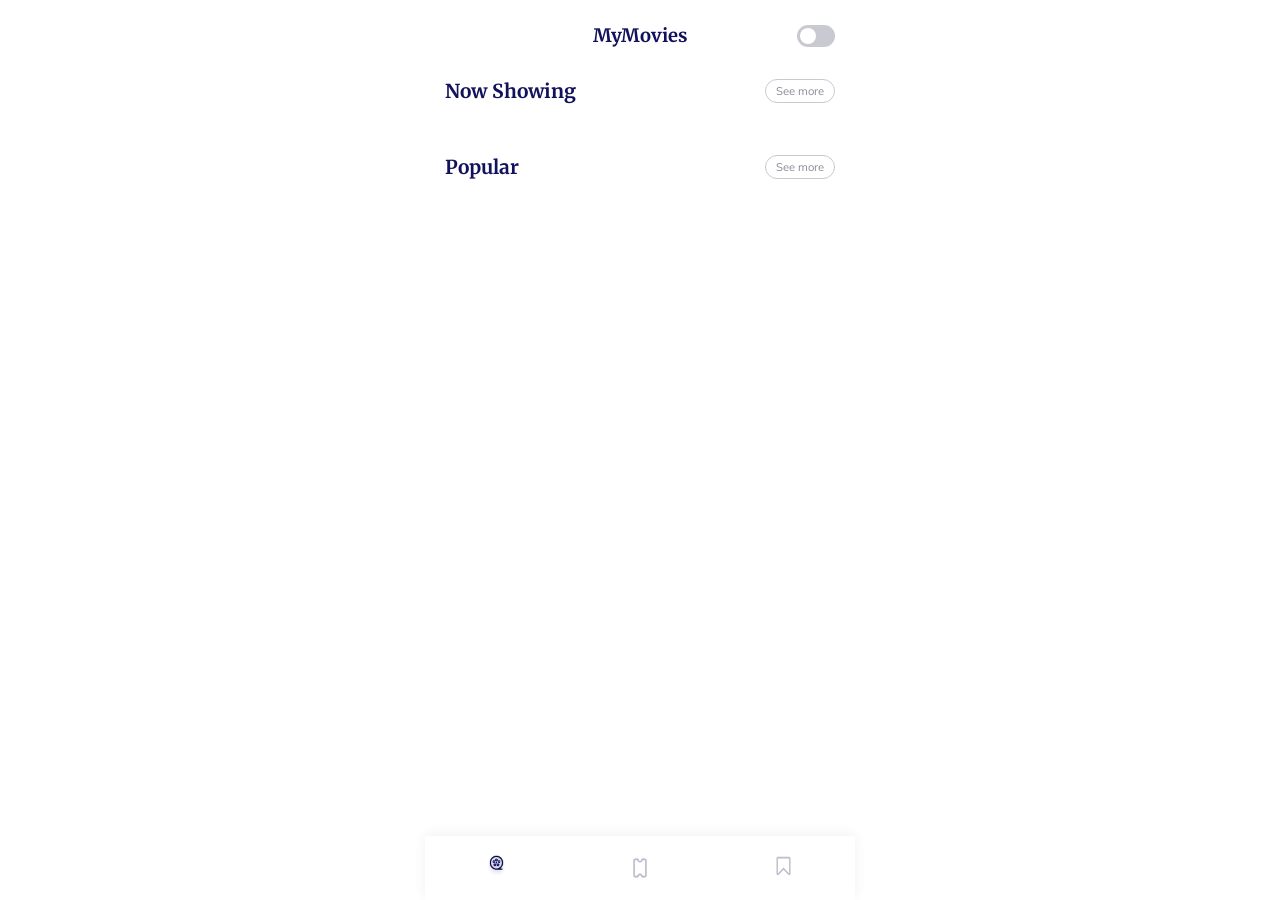
<file: index.html>
<!DOCTYPE html>
<html lang="da">
  <head>
    <meta charset="UTF-8" />
    <meta name="viewport" content="width=device-width, initial-scale=1.0" />
    <title>MyMovies</title>
    <link rel="preconnect" href="https://fonts.googleapis.com" />
    <link rel="preconnect" href="https://fonts.gstatic.com" crossorigin />
    <link
      href="https://fonts.googleapis.com/css2?family=Merriweather:wght@700&family=Mulish:wght@400;600;700;800&display=swap"
      rel="stylesheet"
    />
    <link rel="stylesheet" href="css/style.css" />
  </head>
  <body>
    <header class="topbar">
      <h1 class="logo">MyMovies</h1>
      <label class="switch">
        <input type="checkbox" />
        <span class="slider"></span>
      </label>
    </header>

    <main>
      <section>
        <div class="section-head">
          <h2>Now Showing</h2>
          <button class="see-more">See more</button>
        </div>
        <div id="nowPlaying" class="horizontal"></div>
      </section>

      <section>
        <div class="section-head">
          <h2>Popular</h2>
          <button class="see-more">See more</button>
        </div>
        <div id="popular" class="vertical"></div>
      </section>
    </main>

    <nav class="bottom-nav">
      <a href="index.html"><img src="img/Bookmark.png" alt="Film" /></a>
     <img src="img/Bookmark Copy.svg" alt="Gemte film" />
       <a href="gemte.html"><img src="img/Bookmark Copy 2.svg" alt="Gemte film" /></a>
    </nav>

    <script src="js/api.js"></script>
    <script src="js/index.js"></script>
  </body>
</html>
</file>
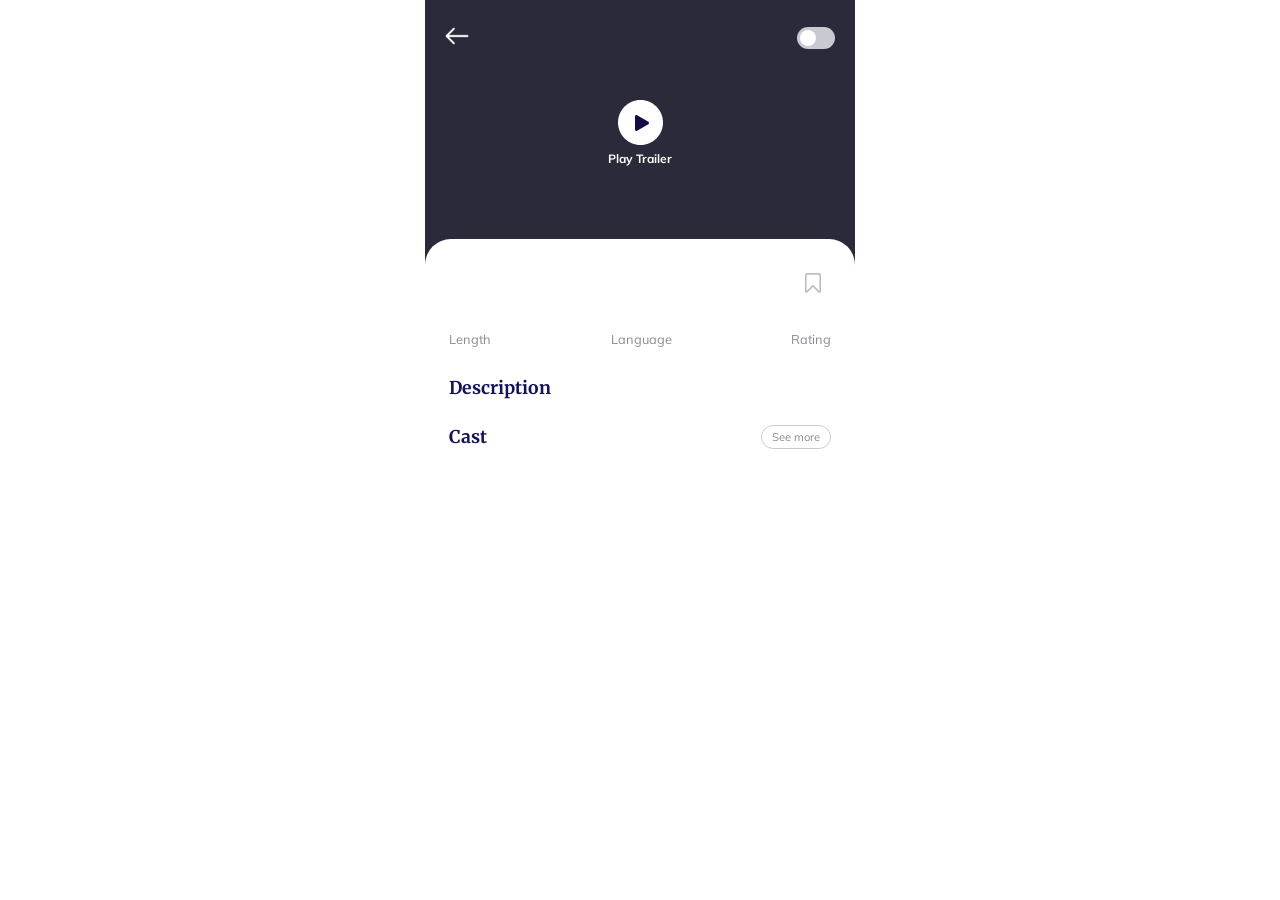
<file: detail.html>
<!DOCTYPE html>
<html lang="da">
  <head>
    <meta charset="UTF-8" />
    <meta name="viewport" content="width=device-width, initial-scale=1.0" />
    <title>MyMovies - Detaljer</title>
    <link rel="preconnect" href="https://fonts.googleapis.com" />
    <link rel="preconnect" href="https://fonts.gstatic.com" crossorigin />
    <link
      href="https://fonts.googleapis.com/css2?family=Merriweather:wght@700&family=Mulish:wght@400;600;700;800&display=swap"
      rel="stylesheet"
    />
    <link rel="stylesheet" href="css/style.css" />
  </head>
  <body>
    <div class="hero" id="hero">
      <div class="hero-top">
        <a href="index.html" class="back">
          <img src="img/back_hvid.png" alt="Tilbage" />
        </a>
        <label class="switch">
          <input type="checkbox" />
          <span class="slider"></span>
        </label>
      </div>
      <a id="trailer" class="play" target="_blank">
        <img src="img/Button_Play.svg" alt="Play" />
        Play Trailer
      </a>
    </div>

    <main class="sheet">
      <div class="title-row">
        <h1 id="titel"></h1>
        <img src="img/Bookmark Copy 2.svg" alt="Gem film" class="bookmark" />
      </div>
      <p class="rating" id="rating"></p>
      <div class="tags" id="genrer"></div>

      <div class="facts">
        <div><p class="label">Length</p><p id="laengde"></p></div>
        <div><p class="label">Language</p><p id="sprog"></p></div>
        <div><p class="label">Rating</p><p id="alder"></p></div>
      </div>

      <h2>Description</h2>
      <p class="description" id="beskrivelse"></p>

      <div class="section-head">
        <h2>Cast</h2>
        <button class="see-more">See more</button>
      </div>
      <div class="cast" id="cast"></div>
    </main>

    <script src="js/api.js"></script>
    <script src="js/detail.js"></script>
  </body>
</html>
</file>
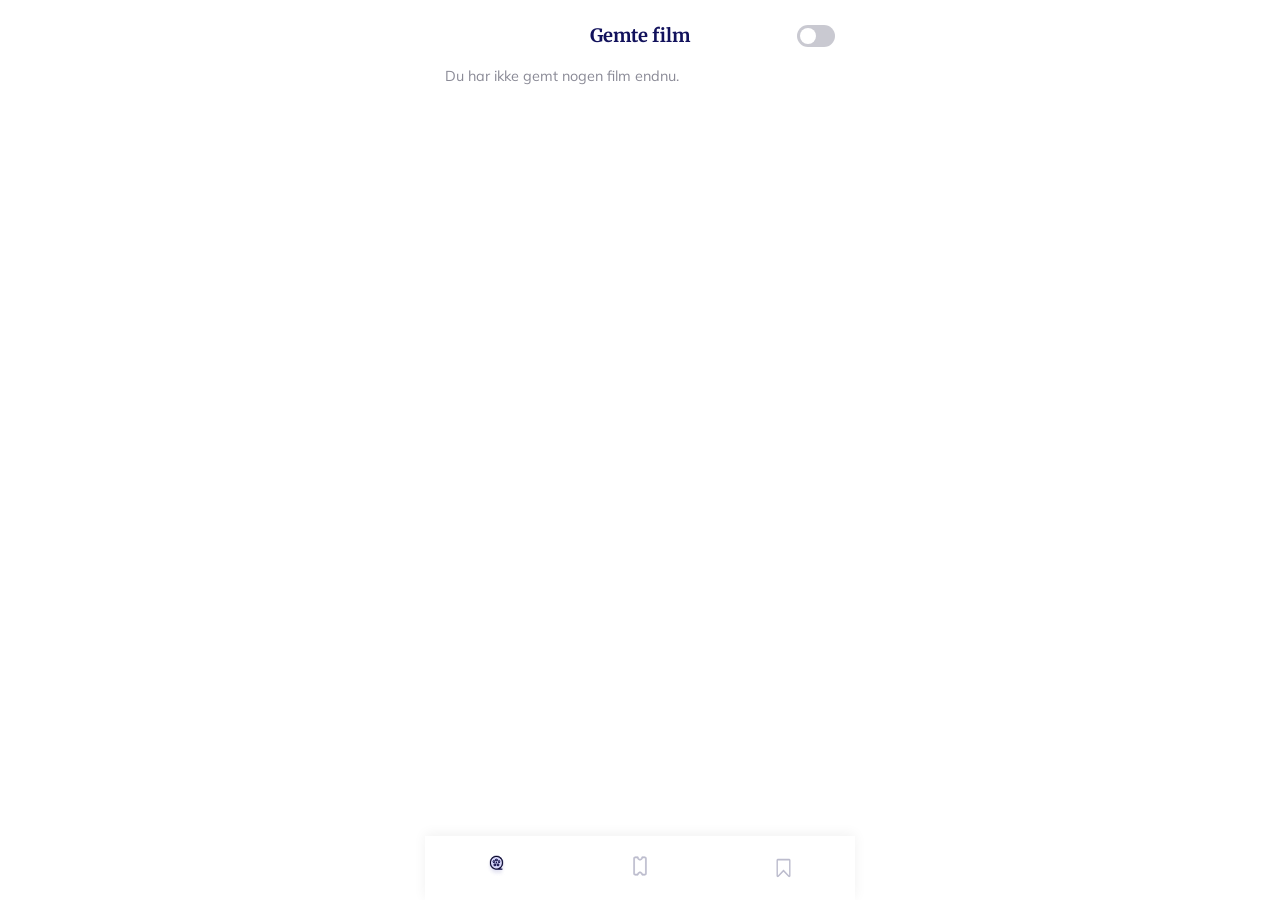
<file: gemte.html>
<!DOCTYPE html>
<html lang="da">
  <head>
    <meta charset="UTF-8" />
    <meta name="viewport" content="width=device-width, initial-scale=1.0" />
    <title>MyMovies - Gemte film</title>
    <link rel="preconnect" href="https://fonts.googleapis.com" />
    <link rel="preconnect" href="https://fonts.gstatic.com" crossorigin />
    <link
      href="https://fonts.googleapis.com/css2?family=Merriweather:wght@700&family=Mulish:wght@400;600;700;800&display=swap"
      rel="stylesheet"
    />
    <link rel="stylesheet" href="css/style.css" />
  </head>
  <body>
    <header class="topbar">
      <h1 class="logo">Gemte film</h1>
      <label class="switch">
        <input type="checkbox" />
        <span class="slider"></span>
      </label>
    </header>

    <main>
      <section>
        <div id="gemteFilm" class="vertical"></div>
        <p id="ingenGemte" class="tom-besked" style="display: none">
          Du har ikke gemt nogen film endnu.
        </p>
      </section>
    </main>

    <nav class="bottom-nav">
      <a href="index.html"><img src="img/Bookmark.png" alt="Film" /></a>
      <a href="gemte.html"><img src="img/Bookmark Copy.svg" alt="Gemte film" /></a>
      <img src="img/Bookmark Copy 2.svg" alt="Gemte film" />
    </nav>

    <script src="js/api.js"></script>
    <script src="js/gemte.js"></script>
  </body>
</html>
</file>
<file: css/style.css>
:root {
  --navy: #12125c;
  --tag-bg: #dde3fb;
  --tag-text: #7b8ce0;
  --grey: #8a8a96;
  --yellow: #f5b50a;
}

* {
  box-sizing: border-box;
  margin: 0;
  padding: 0;
}

body {
  font-family: "Mulish", sans-serif;
  color: var(--navy);
  background-color: #fff;
  max-width: 430px;
  margin: 0 auto;
  min-height: 100vh;
  padding-bottom: 80px;
}

a {
  color: inherit;
  text-decoration: none;
}

h1,
h2 {
  font-family: "Merriweather", serif;
  font-weight: 700;
}

h3 {
  font-weight: 800;
  font-size: 1rem;
}

/* ---------- Topbar ---------- */
.topbar {
  display: flex;
  justify-content: center;
  align-items: center;
  position: relative;
  padding: 24px 20px 20px;
}

.logo {
  font-size: 1.15rem;
}

.topbar .switch {
  position: absolute;
  right: 20px;
}

/* ---------- Switch (kun udseende) ---------- */
.switch {
  position: relative;
  display: inline-block;
  width: 38px;
  height: 22px;
}

.switch input {
  display: none;
}

.slider {
  position: absolute;
  inset: 0;
  background-color: #c9c9d1;
  border-radius: 22px;
}

.slider::before {
  content: "";
  position: absolute;
  width: 16px;
  height: 16px;
  left: 3px;
  top: 3px;
  background-color: #fff;
  border-radius: 50%;
  transition: transform 0.15s;
}

.switch input:checked + .slider {
  background-color: var(--navy);
}

.switch input:checked + .slider::before {
  transform: translateX(16px);
}

/* ---------- Overskrifter + See more ---------- */
.section-head {
  display: flex;
  justify-content: space-between;
  align-items: center;
  padding: 0 20px;
  margin: 12px 0 16px;
}

.section-head h2 {
  font-size: 1.2rem;
}

.see-more {
  font-family: "Mulish", sans-serif;
  font-size: 0.7rem;
  color: var(--grey);
  background: none;
  border: 1px solid #c9c9d1;
  border-radius: 20px;
  padding: 4px 10px;
}

/* ---------- Rating og tags ---------- */
.rating {
  font-size: 0.8rem;
  color: var(--grey);
  margin-top: 6px;
}

.rating .star {
  width: 12px;
  height: 11px;
  margin: 0 4px 0 0;
  border-radius: 0;
  box-shadow: none;
  object-fit: contain;
}

.tags {
  display: flex;
  flex-wrap: wrap;
  gap: 8px;
  margin-top: 8px;
}

.tag {
  background-color: var(--tag-bg);
  color: var(--tag-text);
  font-size: 0.6rem;
  font-weight: 700;
  text-transform: uppercase;
  padding: 5px 10px;
  border-radius: 20px;
}

/* ---------- Now Showing (horisontalt scroll) ---------- */
.horizontal {
  display: flex;
  gap: 14px;
  overflow-x: auto;
  padding: 0 20px 24px;
  scrollbar-width: none;
}

.horizontal::-webkit-scrollbar {
  display: none;
}

.card {
  flex: 0 0 140px;
}

.card img {
  width: 140px;
  height: 206px;
  object-fit: cover;
  border-radius: 8px;
  box-shadow: 0 10px 20px rgba(0, 0, 0, 0.25);
  margin-bottom: 12px;
}

/* ---------- Popular (lodret liste) ---------- */
.vertical {
  padding: 0 20px;
}

.row {
  display: flex;
  gap: 16px;
  margin-bottom: 20px;
}

.row img {
  width: 85px;
  height: 120px;
  object-fit: cover;
  border-radius: 8px;
  flex-shrink: 0;
}

.time {
  display: flex;
  align-items: center;
  gap: 6px;
  font-size: 0.8rem;
  font-weight: 600;
  margin-top: 10px;
}

.clock {
  width: 14px;
  height: 14px;
}

.tom-besked {
  padding: 0 20px;
  color: var(--grey);
  font-size: 0.9rem;
}

/* ---------- Bundmenu ---------- */
.bottom-nav {
  position: fixed;
  bottom: 0;
  left: 50%;
  transform: translateX(-50%);
  width: 100%;
  max-width: 430px;
  height: 64px;
  background-color: #fff;
  box-shadow: 0 -2px 12px rgba(0, 0, 0, 0.06);
  display: flex;
  justify-content: space-around;
  align-items: center;
}

.bottom-nav img {
  width: 21.12px;
  height: 21.12px;
}

/* ---------- Detaljeside ---------- */
.hero {
  height: 265px;
  background-color: #2a2a3a;
  background-size: cover;
  background-position: center;
  position: relative;
}

.hero-top {
  display: flex;
  justify-content: space-between;
  align-items: center;
  padding: 24px 20px;
}

.back img {
  width: 24px;
  height: 24px;
}

.play {
  position: absolute;
  left: 50%;
  top: 50%;
  transform: translate(-50%, -50%);
  display: flex;
  flex-direction: column;
  align-items: center;
  gap: 6px;
  color: #fff;
  font-size: 0.75rem;
  font-weight: 700;
}

.play img {
  width: 45px;
  height: 45px;
}

.sheet {
  position: relative;
  margin-top: -26px;
  background-color: #fff;
  border-radius: 26px 26px 0 0;
  padding: 26px 24px 30px;
}

.title-row {
  display: flex;
  justify-content: space-between;
  align-items: flex-start;
  gap: 16px;
}

.title-row h1 {
  font-family: "Mulish", sans-serif;
  font-weight: 800;
  font-size: 1.35rem;
}

.bookmark {
  width: 24px;
  height: 24px;
  box-sizing: content-box;
  flex-shrink: 0;
  padding: 6px;
  border-radius: 50%;
  cursor: pointer;
}

.bookmark.gemt {
  background-color: var(--tag-bg);
}

.facts {
  display: flex;
  justify-content: space-between;
  margin: 22px 0 26px;
  font-size: 0.85rem;
  font-weight: 600;
}

.label {
  color: var(--grey);
  font-weight: 400;
  font-size: 0.8rem;
  margin-bottom: 4px;
}

.sheet h2 {
  font-size: 1.1rem;
  margin-bottom: 12px;
}

.description {
  color: var(--grey);
  font-size: 0.85rem;
  line-height: 1.7;
  margin-bottom: 26px;
}

.sheet .section-head {
  padding: 0;
  margin: 0 0 14px;
}

.sheet .section-head h2 {
  margin-bottom: 0;
}

.cast {
  display: flex;
  gap: 12px;
}

.person {
  flex: 1;
  min-width: 0;
}

.person img {
  width: 100%;
  aspect-ratio: 1 / 1;
  object-fit: cover;
  border-radius: 8px;
}

.person p {
  font-size: 0.8rem;
  font-weight: 600;
  margin-top: 8px;
}
/* ---------- Darkmode ---------- */
body.dark {
  background-color: #12122a;
  color: #fff;
}

body.dark .bottom-nav,
body.dark .sheet {
  background-color: #1b1b3a;
}

body.dark .tag {
  background-color: #2a2a55;
}

body.dark .see-more {
  border-color: #40406a;
  color: #b5b5c8;
}

body.dark .bookmark.gemt {
  background-color: #40406a;
}
</file>
